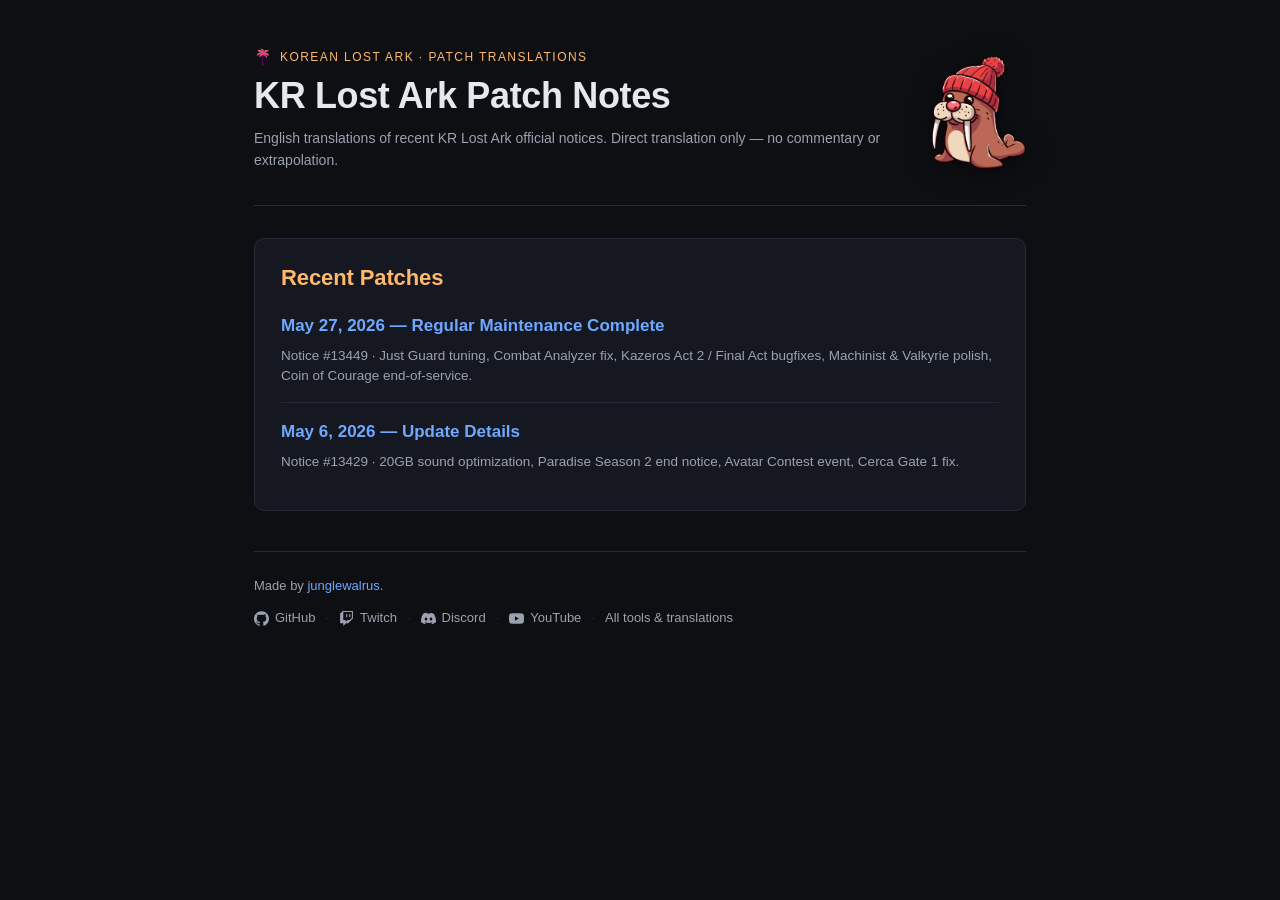
<file: index.html>
<!doctype html>
<html lang="en">
<head>
<meta charset="utf-8" />
<meta name="viewport" content="width=device-width, initial-scale=1" />
<title>KR Lost Ark Patch Notes &mdash; English Translations</title>
<!-- Google tag (gtag.js) -->
<script async src="https://www.googletagmanager.com/gtag/js?id=G-GQ3Q45Y3EM"></script>
<script>
  window.dataLayer = window.dataLayer || [];
  function gtag(){dataLayer.push(arguments);}
  gtag('js', new Date());
  gtag('config', 'G-GQ3Q45Y3EM');
</script>
<!-- Microsoft Clarity -->
<script type="text/javascript">
    (function(c,l,a,r,i,t,y){
        c[a]=c[a]||function(){(c[a].q=c[a].q||[]).push(arguments)};
        t=l.createElement(r);t.async=1;t.src="https://www.clarity.ms/tag/"+i;
        y=l.getElementsByTagName(r)[0];y.parentNode.insertBefore(t,y);
    })(window, document, "clarity", "script", "x81652kopk");
</script>
<meta name="description" content="English translations of recent Korean Lost Ark patch notes and regular maintenance notices." />
<link rel="icon" href="assets/walrus.png" type="image/png" />
<link rel="stylesheet" href="style.css" />
</head>
<body>
<main>
  <header class="hero">
    <div class="hero-text">
      <p class="kicker"><img src="assets/palm.png" alt="" />Korean Lost Ark · Patch Translations</p>
      <h1>KR Lost Ark Patch Notes</h1>
      <p class="meta">English translations of recent KR Lost Ark official notices. Direct translation only &mdash; no commentary or extrapolation.</p>
    </div>
    <img class="hero-mascot" src="assets/walrus.png" alt="Jungle Walrus mascot" />
  </header>

  <section>
    <h2>Recent Patches</h2>
    <ul class="patch-list">
      <li>
        <a href="patch-2026-05-27.html"><strong>May 27, 2026 &mdash; Regular Maintenance Complete</strong></a>
        <span class="patch-meta">Notice #13449 &middot; Just Guard tuning, Combat Analyzer fix, Kazeros Act 2 / Final Act bugfixes, Machinist &amp; Valkyrie polish, Coin of Courage end-of-service.</span>
      </li>
      <li>
        <a href="patch-2026-05-06.html"><strong>May 6, 2026 &mdash; Update Details</strong></a>
        <span class="patch-meta">Notice #13429 &middot; 20GB sound optimization, Paradise Season 2 end notice, Avatar Contest event, Cerca Gate 1 fix.</span>
      </li>
    </ul>
  </section>

  <footer class="site-footer">

    <p>Made by <a href="https://www.twitch.tv/thejunglewalrus" rel="noopener" target="_blank">junglewalrus</a>.</p>
    <nav class="footer-links">
      <a href="https://github.com/thejunglewalrus/KR-patch-may-2026" rel="noopener" target="_blank">
        <svg class="icon" viewBox="0 0 24 24" fill="currentColor" aria-hidden="true"><path d="M12 .297c-6.63 0-12 5.373-12 12 0 5.303 3.438 9.8 8.205 11.385.6.113.82-.258.82-.577 0-.285-.01-1.04-.015-2.04-3.338.724-4.042-1.61-4.042-1.61C4.422 18.07 3.633 17.7 3.633 17.7c-1.087-.744.084-.729.084-.729 1.205.084 1.838 1.236 1.838 1.236 1.07 1.835 2.809 1.305 3.495.998.108-.776.417-1.305.76-1.605-2.665-.3-5.466-1.332-5.466-5.93 0-1.31.465-2.38 1.235-3.22-.135-.303-.54-1.523.105-3.176 0 0 1.005-.322 3.3 1.23.96-.267 1.98-.399 3-.405 1.02.006 2.04.138 3 .405 2.28-1.552 3.285-1.23 3.285-1.23.645 1.653.24 2.873.12 3.176.765.84 1.23 1.91 1.23 3.22 0 4.61-2.805 5.625-5.475 5.92.42.36.81 1.096.81 2.22 0 1.606-.015 2.896-.015 3.286 0 .315.21.69.825.57C20.565 22.092 24 17.592 24 12.297c0-6.627-5.373-12-12-12"/></svg>
        GitHub
      </a>
      <span class="dot">&middot;</span>
      <a href="https://www.twitch.tv/thejunglewalrus" rel="noopener" target="_blank">
        <svg class="icon" viewBox="0 0 24 24" fill="currentColor" aria-hidden="true"><path d="M11.571 4.714h1.715v5.143H11.57zm4.715 0H18v5.143h-1.714zM6 0L1.714 4.286v15.428h5.143V24l4.286-4.286h3.428L22.286 12V0zm14.571 11.143l-3.428 3.428h-3.429l-3 3v-3H6.857V1.714h13.714z"/></svg>
        Twitch
      </a>
      <span class="dot">&middot;</span>
      <a href="https://discord.gg/area-chat" rel="noopener" target="_blank">
        <svg class="icon" viewBox="0 0 24 24" fill="currentColor" aria-hidden="true"><path d="M20.317 4.37a19.791 19.791 0 0 0-4.885-1.515.074.074 0 0 0-.079.037c-.21.375-.444.864-.608 1.25a18.27 18.27 0 0 0-5.487 0 12.64 12.64 0 0 0-.617-1.25.077.077 0 0 0-.079-.037A19.736 19.736 0 0 0 3.677 4.37a.07.07 0 0 0-.032.027C.533 9.046-.32 13.58.099 18.057a.082.082 0 0 0 .031.057 19.9 19.9 0 0 0 5.993 3.03.078.078 0 0 0 .084-.028 14.09 14.09 0 0 0 1.226-1.994.076.076 0 0 0-.041-.106 13.107 13.107 0 0 1-1.872-.892.077.077 0 0 1-.008-.128 10.2 10.2 0 0 0 .372-.292.074.074 0 0 1 .077-.01c3.928 1.793 8.18 1.793 12.062 0a.074.074 0 0 1 .078.01c.12.098.246.198.373.292a.077.077 0 0 1-.006.127 12.299 12.299 0 0 1-1.873.892.077.077 0 0 0-.041.107c.36.698.772 1.362 1.225 1.993a.076.076 0 0 0 .084.028 19.839 19.839 0 0 0 6.002-3.03.077.077 0 0 0 .032-.054c.5-5.177-.838-9.674-3.549-13.66a.061.061 0 0 0-.031-.03zM8.02 15.33c-1.183 0-2.157-1.085-2.157-2.419 0-1.333.956-2.419 2.157-2.419 1.21 0 2.176 1.096 2.157 2.42 0 1.333-.956 2.418-2.157 2.418zm7.975 0c-1.183 0-2.157-1.085-2.157-2.419 0-1.333.955-2.419 2.157-2.419 1.21 0 2.176 1.096 2.157 2.42 0 1.333-.946 2.418-2.157 2.418z"/></svg>
        Discord
      </a>
      <span class="dot">&middot;</span>
      <a href="https://www.youtube.com/@thejunglewalrus" rel="noopener" target="_blank">
        <svg class="icon" viewBox="0 0 24 24" fill="currentColor" aria-hidden="true"><path d="M23.498 6.186a3.016 3.016 0 0 0-2.122-2.136C19.505 3.545 12 3.545 12 3.545s-7.505 0-9.378.505A3.017 3.017 0 0 0 .502 6.186C0 8.07 0 12 0 12s0 3.93.502 5.814a3.016 3.016 0 0 0 2.12 2.136c1.873.505 9.378.505 9.378.505s7.505 0 9.378-.505a3.015 3.015 0 0 0 2.122-2.136C24 15.93 24 12 24 12s0-3.93-.502-5.814zM9.545 15.568V8.432L15.818 12l-6.273 3.568z"/></svg>
        YouTube
      </a>
      <span class="dot">&middot;</span>
      <a href="https://thejunglewalrus.github.io/" rel="noopener">All tools &amp; translations</a>
    </nav>
  </footer>
</main>
</body>
</html>
</file>
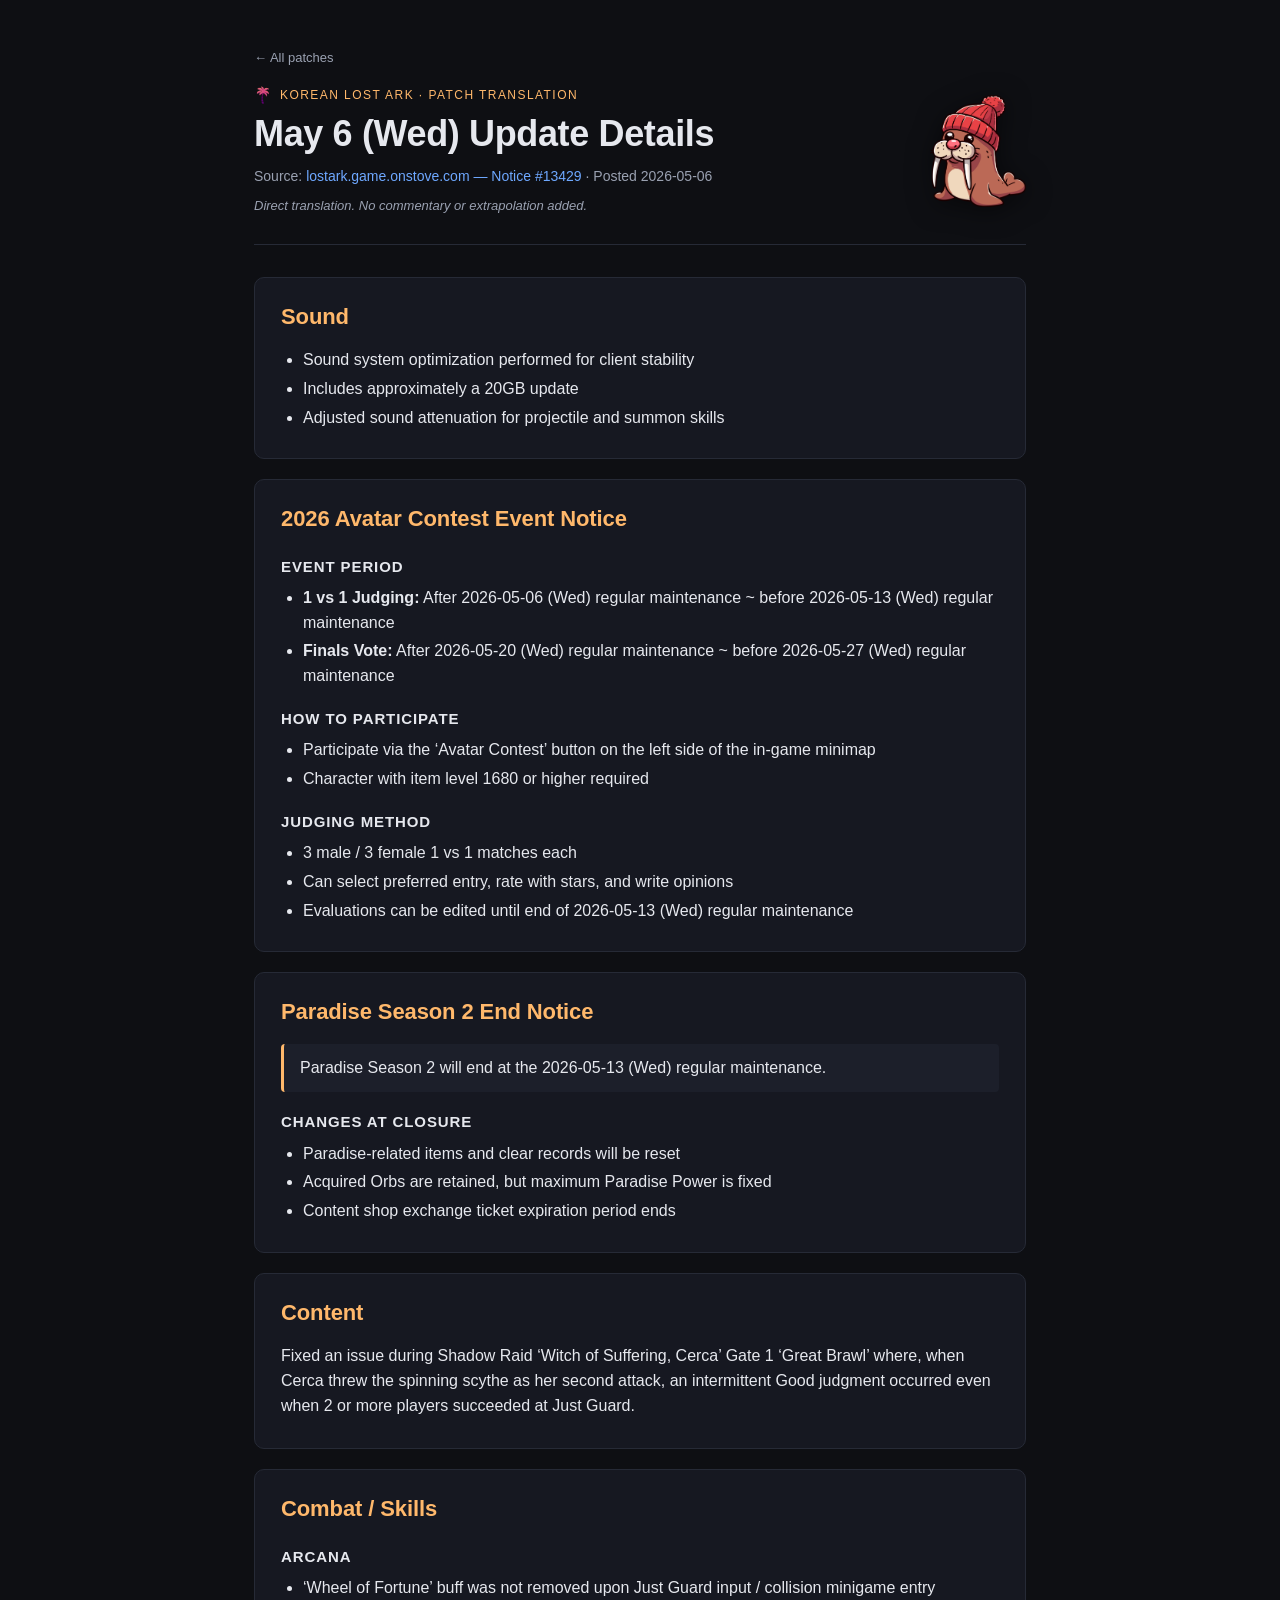
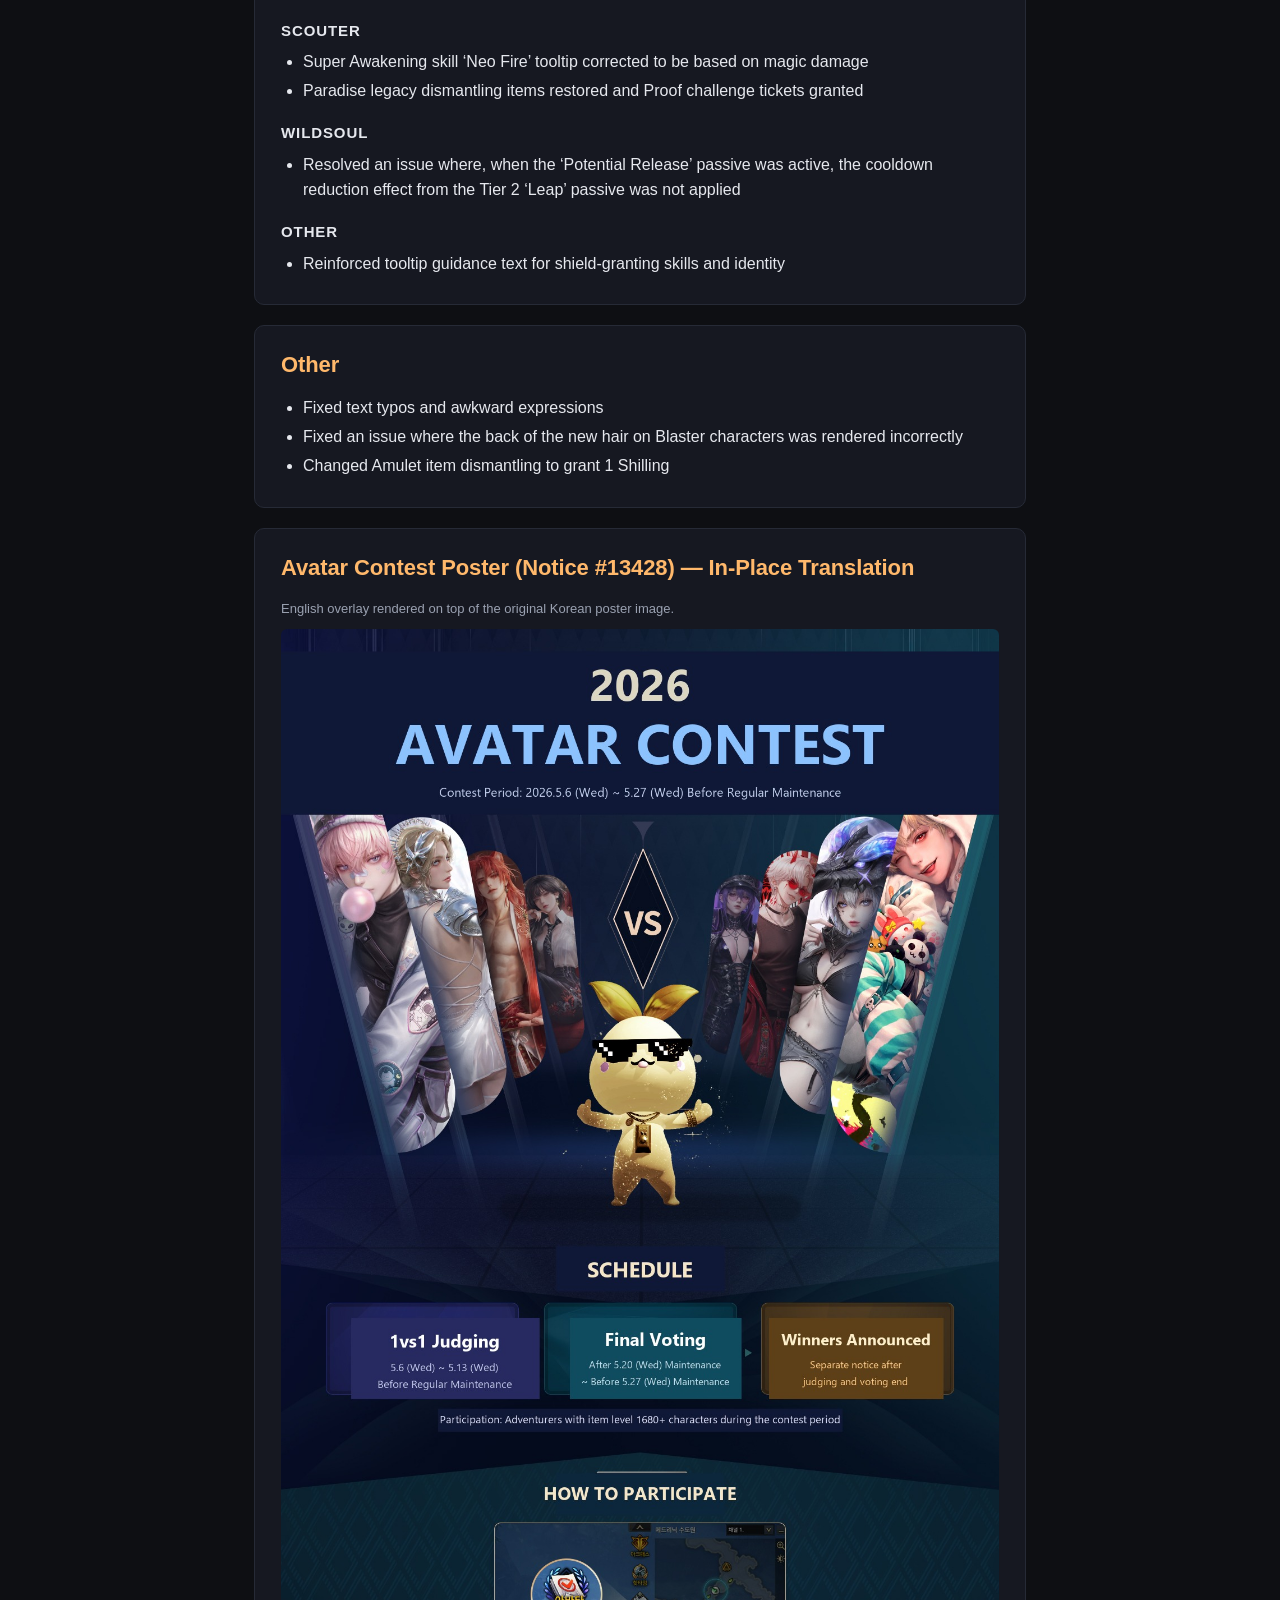
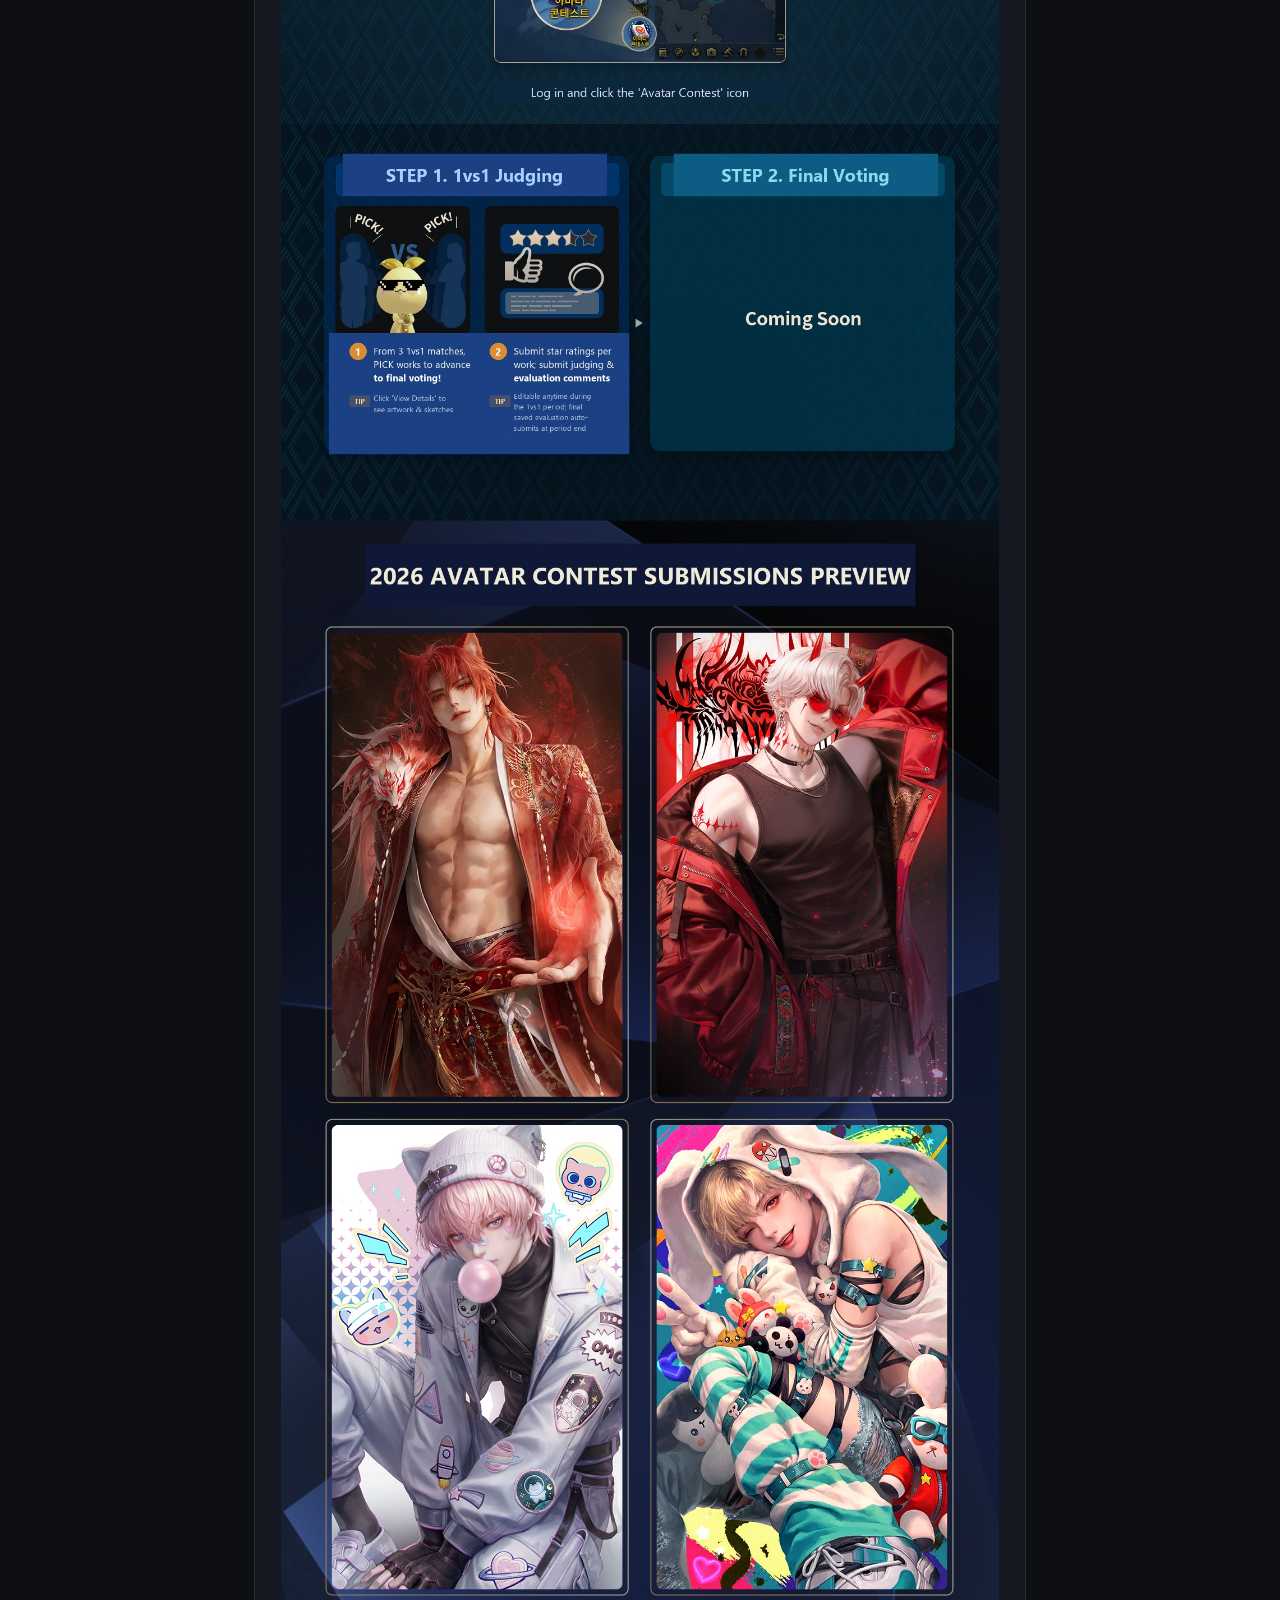
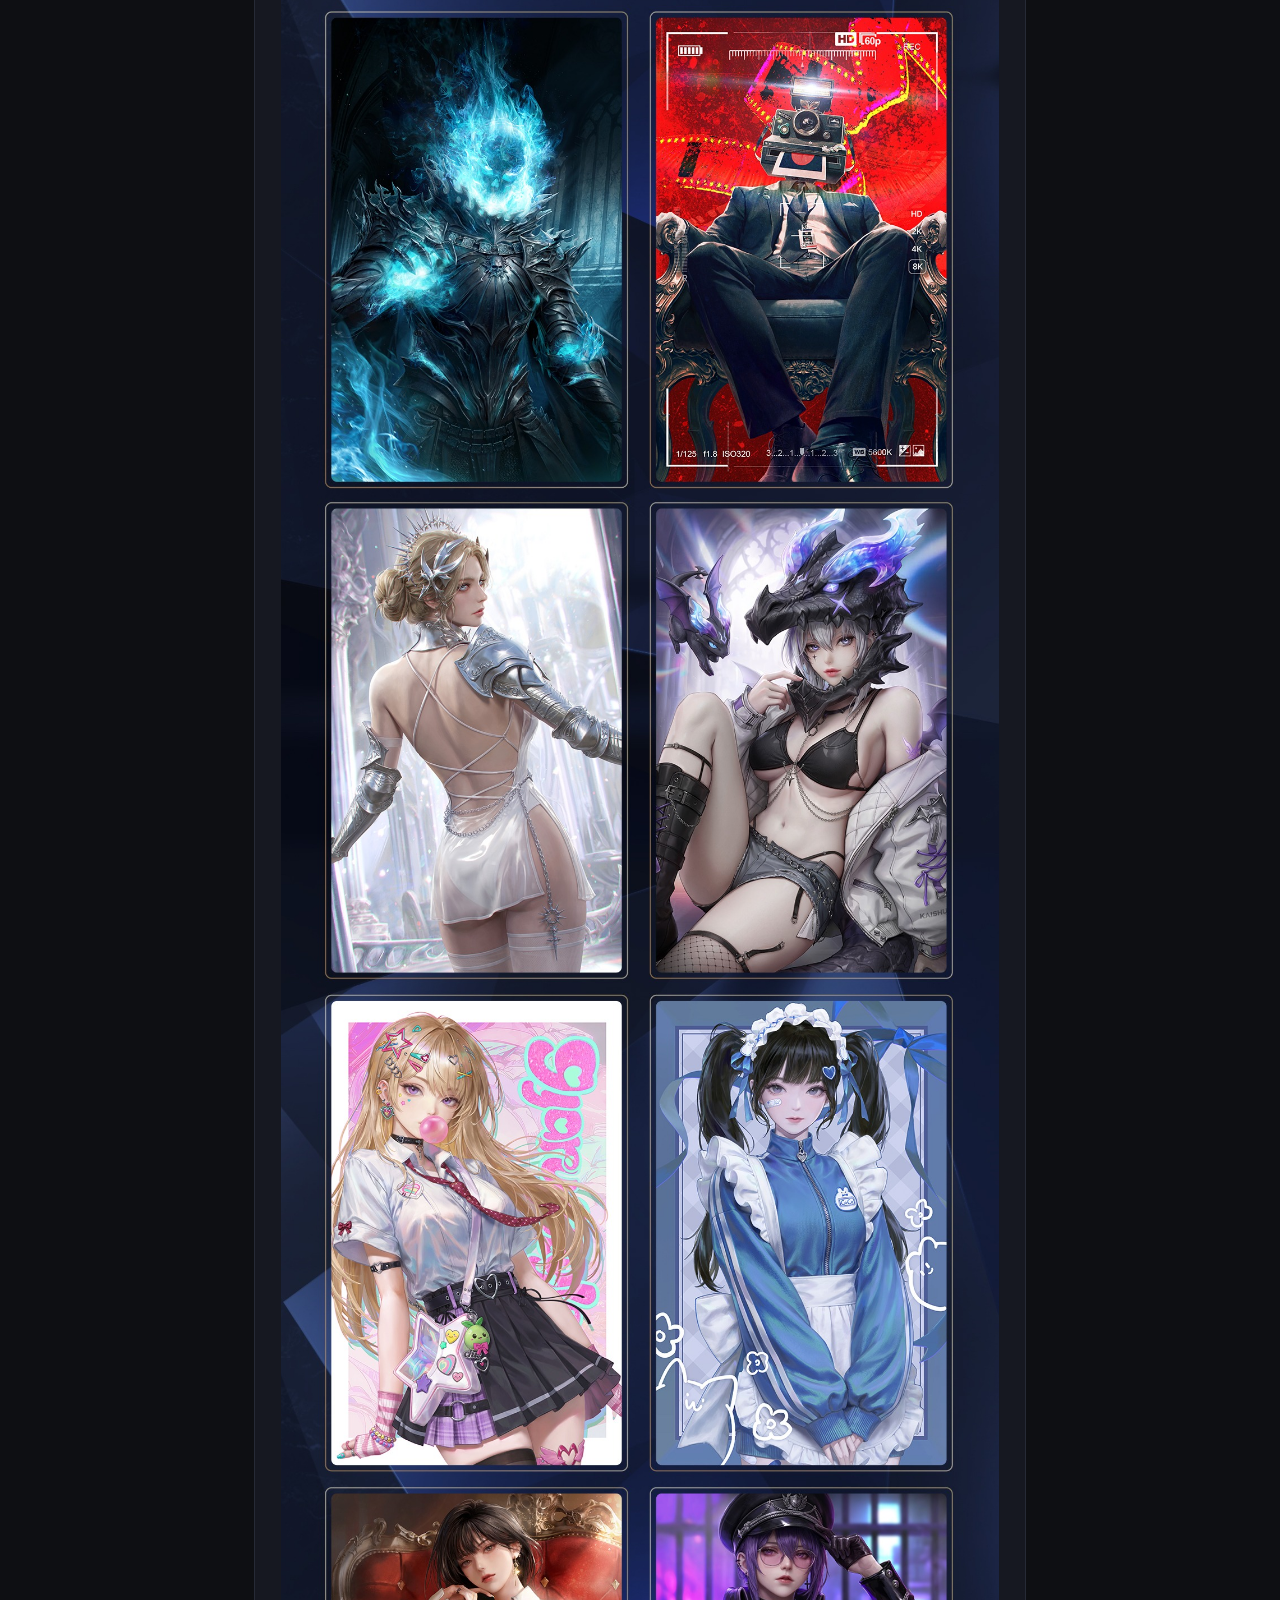
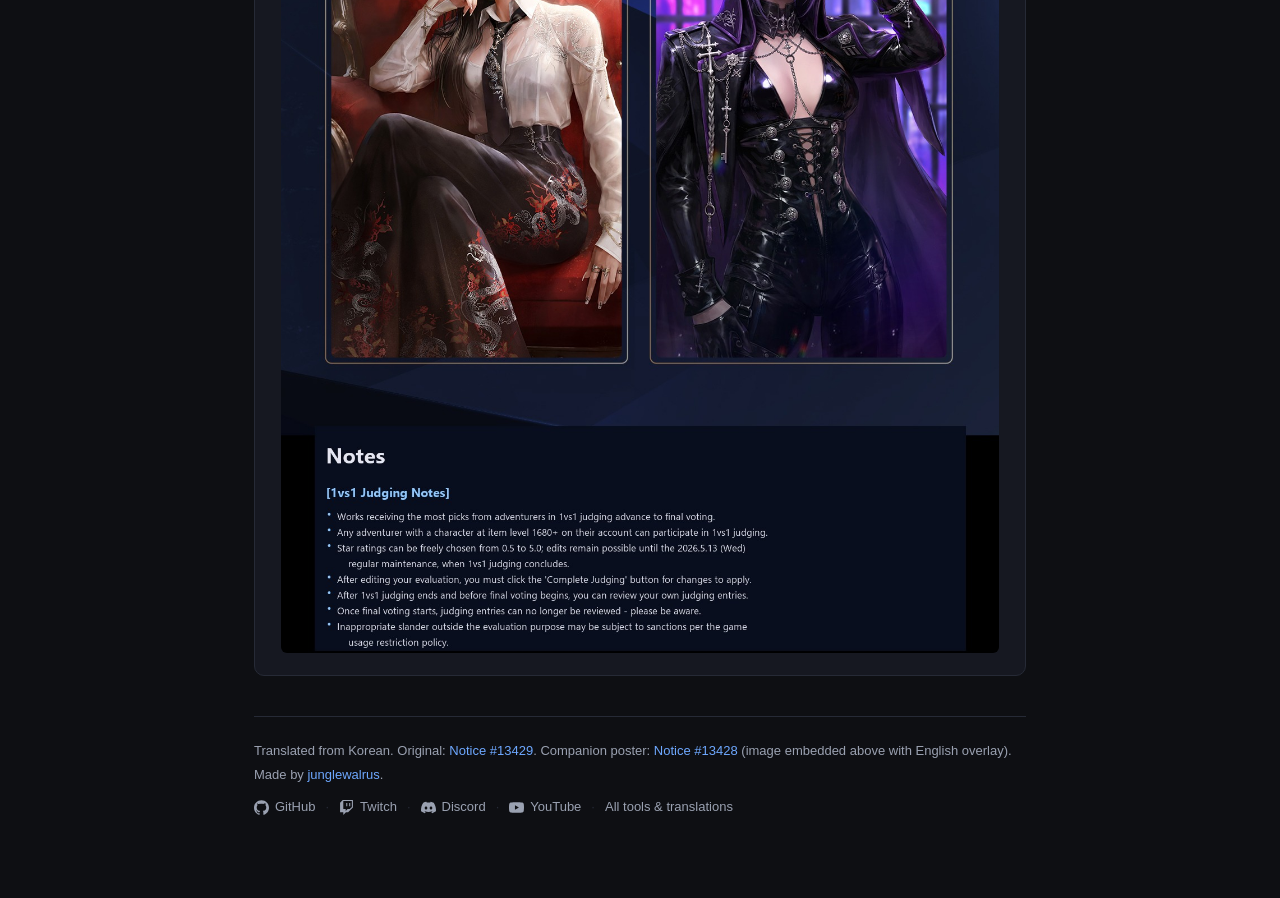
<file: patch-2026-05-06.html>
<!doctype html>
<html lang="en">
<head>
<meta charset="utf-8" />
<meta name="viewport" content="width=device-width, initial-scale=1" />
<title>KR Lost Ark — May 6, 2026 Patch Notes (English)</title>
<meta name="description" content="English translation of the Korean Lost Ark May 6, 2026 patch notes." />
<link rel="icon" href="assets/walrus.png" type="image/png" />
<link rel="stylesheet" href="style.css" />
</head>
<body>
<main>
  <p class="nav"><a href="./">&larr; All patches</a></p>

  <header class="hero">
    <div class="hero-text">
      <p class="kicker"><img src="assets/palm.png" alt="" />Korean Lost Ark · Patch Translation</p>
      <h1>May 6 (Wed) Update Details</h1>
      <p class="meta">
        Source: <a href="https://lostark.game.onstove.com/News/Notice/Views/13429" rel="noopener" target="_blank">lostark.game.onstove.com — Notice #13429</a>
        · Posted 2026-05-06
      </p>
      <p class="disclaimer">Direct translation. No commentary or extrapolation added.</p>
    </div>
    <img class="hero-mascot" src="assets/walrus.png" alt="Jungle Walrus mascot" />
  </header>

  <section>
    <h2>Sound</h2>
    <ul>
      <li>Sound system optimization performed for client stability</li>
      <li>Includes approximately a 20GB update</li>
      <li>Adjusted sound attenuation for projectile and summon skills</li>
    </ul>
  </section>

  <section>
    <h2>2026 Avatar Contest Event Notice</h2>

    <h3>Event Period</h3>
    <ul>
      <li><strong>1 vs 1 Judging:</strong> After 2026-05-06 (Wed) regular maintenance ~ before 2026-05-13 (Wed) regular maintenance</li>
      <li><strong>Finals Vote:</strong> After 2026-05-20 (Wed) regular maintenance ~ before 2026-05-27 (Wed) regular maintenance</li>
    </ul>

    <h3>How to Participate</h3>
    <ul>
      <li>Participate via the &lsquo;Avatar Contest&rsquo; button on the left side of the in-game minimap</li>
      <li>Character with item level 1680 or higher required</li>
    </ul>

    <h3>Judging Method</h3>
    <ul>
      <li>3 male / 3 female 1 vs 1 matches each</li>
      <li>Can select preferred entry, rate with stars, and write opinions</li>
      <li>Evaluations can be edited until end of 2026-05-13 (Wed) regular maintenance</li>
    </ul>
  </section>

  <section>
    <h2>Paradise Season 2 End Notice</h2>
    <blockquote>Paradise Season 2 will end at the 2026-05-13 (Wed) regular maintenance.</blockquote>

    <h3>Changes at Closure</h3>
    <ul>
      <li>Paradise-related items and clear records will be reset</li>
      <li>Acquired Orbs are retained, but maximum Paradise Power is fixed</li>
      <li>Content shop exchange ticket expiration period ends</li>
    </ul>
  </section>

  <section>
    <h2>Content</h2>
    <p>
      Fixed an issue during Shadow Raid &lsquo;Witch of Suffering, Cerca&rsquo; Gate 1 &lsquo;Great Brawl&rsquo; where, when Cerca threw the spinning scythe as her second attack, an intermittent Good judgment occurred even when 2 or more players succeeded at Just Guard.
    </p>
  </section>

  <section>
    <h2>Combat / Skills</h2>

    <h3>Arcana</h3>
    <ul>
      <li>&lsquo;Wheel of Fortune&rsquo; buff was not removed upon Just Guard input / collision minigame entry</li>
    </ul>

    <h3>Scouter</h3>
    <ul>
      <li>Super Awakening skill &lsquo;Neo Fire&rsquo; tooltip corrected to be based on magic damage</li>
      <li>Paradise legacy dismantling items restored and Proof challenge tickets granted</li>
    </ul>

    <h3>Wildsoul</h3>
    <ul>
      <li>Resolved an issue where, when the &lsquo;Potential Release&rsquo; passive was active, the cooldown reduction effect from the Tier 2 &lsquo;Leap&rsquo; passive was not applied</li>
    </ul>

    <h3>Other</h3>
    <ul>
      <li>Reinforced tooltip guidance text for shield-granting skills and identity</li>
    </ul>
  </section>

  <section>
    <h2>Other</h2>
    <ul>
      <li>Fixed text typos and awkward expressions</li>
      <li>Fixed an issue where the back of the new hair on Blaster characters was rendered incorrectly</li>
      <li>Changed Amulet item dismantling to grant 1 Shilling</li>
    </ul>
  </section>

  <section class="poster">
    <h2>Avatar Contest Poster (Notice #13428) — In-Place Translation</h2>
    <p class="poster-note">English overlay rendered on top of the original Korean poster image.</p>
    <a href="images/avatar-contest-translated.jpg" target="_blank" rel="noopener">
      <img src="images/avatar-contest-translated.jpg"
           alt="2026 Avatar Contest poster, Korean text replaced with English translation in place"
           loading="lazy" />
    </a>
  </section>

  <footer class="site-footer">
    <p>
      Translated from Korean. Original: <a href="https://lostark.game.onstove.com/News/Notice/Views/13429" rel="noopener" target="_blank">Notice #13429</a>.
      Companion poster: <a href="https://lostark.game.onstove.com/News/Notice/Views/13428" rel="noopener" target="_blank">Notice #13428</a> (image embedded above with English overlay).
    </p>
    <p>Made by <a href="https://www.twitch.tv/thejunglewalrus" rel="noopener" target="_blank">junglewalrus</a>.</p>
    <nav class="footer-links">
      <a href="https://github.com/thejunglewalrus/KR-patch-may-2026" rel="noopener" target="_blank">
        <svg class="icon" viewBox="0 0 24 24" fill="currentColor" aria-hidden="true"><path d="M12 .297c-6.63 0-12 5.373-12 12 0 5.303 3.438 9.8 8.205 11.385.6.113.82-.258.82-.577 0-.285-.01-1.04-.015-2.04-3.338.724-4.042-1.61-4.042-1.61C4.422 18.07 3.633 17.7 3.633 17.7c-1.087-.744.084-.729.084-.729 1.205.084 1.838 1.236 1.838 1.236 1.07 1.835 2.809 1.305 3.495.998.108-.776.417-1.305.76-1.605-2.665-.3-5.466-1.332-5.466-5.93 0-1.31.465-2.38 1.235-3.22-.135-.303-.54-1.523.105-3.176 0 0 1.005-.322 3.3 1.23.96-.267 1.98-.399 3-.405 1.02.006 2.04.138 3 .405 2.28-1.552 3.285-1.23 3.285-1.23.645 1.653.24 2.873.12 3.176.765.84 1.23 1.91 1.23 3.22 0 4.61-2.805 5.625-5.475 5.92.42.36.81 1.096.81 2.22 0 1.606-.015 2.896-.015 3.286 0 .315.21.69.825.57C20.565 22.092 24 17.592 24 12.297c0-6.627-5.373-12-12-12"/></svg>
        GitHub
      </a>
      <span class="dot">&middot;</span>
      <a href="https://www.twitch.tv/thejunglewalrus" rel="noopener" target="_blank">
        <svg class="icon" viewBox="0 0 24 24" fill="currentColor" aria-hidden="true"><path d="M11.571 4.714h1.715v5.143H11.57zm4.715 0H18v5.143h-1.714zM6 0L1.714 4.286v15.428h5.143V24l4.286-4.286h3.428L22.286 12V0zm14.571 11.143l-3.428 3.428h-3.429l-3 3v-3H6.857V1.714h13.714z"/></svg>
        Twitch
      </a>
      <span class="dot">&middot;</span>
      <a href="https://discord.gg/area-chat" rel="noopener" target="_blank">
        <svg class="icon" viewBox="0 0 24 24" fill="currentColor" aria-hidden="true"><path d="M20.317 4.37a19.791 19.791 0 0 0-4.885-1.515.074.074 0 0 0-.079.037c-.21.375-.444.864-.608 1.25a18.27 18.27 0 0 0-5.487 0 12.64 12.64 0 0 0-.617-1.25.077.077 0 0 0-.079-.037A19.736 19.736 0 0 0 3.677 4.37a.07.07 0 0 0-.032.027C.533 9.046-.32 13.58.099 18.057a.082.082 0 0 0 .031.057 19.9 19.9 0 0 0 5.993 3.03.078.078 0 0 0 .084-.028 14.09 14.09 0 0 0 1.226-1.994.076.076 0 0 0-.041-.106 13.107 13.107 0 0 1-1.872-.892.077.077 0 0 1-.008-.128 10.2 10.2 0 0 0 .372-.292.074.074 0 0 1 .077-.01c3.928 1.793 8.18 1.793 12.062 0a.074.074 0 0 1 .078.01c.12.098.246.198.373.292a.077.077 0 0 1-.006.127 12.299 12.299 0 0 1-1.873.892.077.077 0 0 0-.041.107c.36.698.772 1.362 1.225 1.993a.076.076 0 0 0 .084.028 19.839 19.839 0 0 0 6.002-3.03.077.077 0 0 0 .032-.054c.5-5.177-.838-9.674-3.549-13.66a.061.061 0 0 0-.031-.03zM8.02 15.33c-1.183 0-2.157-1.085-2.157-2.419 0-1.333.956-2.419 2.157-2.419 1.21 0 2.176 1.096 2.157 2.42 0 1.333-.956 2.418-2.157 2.418zm7.975 0c-1.183 0-2.157-1.085-2.157-2.419 0-1.333.955-2.419 2.157-2.419 1.21 0 2.176 1.096 2.157 2.42 0 1.333-.946 2.418-2.157 2.418z"/></svg>
        Discord
      </a>
      <span class="dot">&middot;</span>
      <a href="https://www.youtube.com/@thejunglewalrus" rel="noopener" target="_blank">
        <svg class="icon" viewBox="0 0 24 24" fill="currentColor" aria-hidden="true"><path d="M23.498 6.186a3.016 3.016 0 0 0-2.122-2.136C19.505 3.545 12 3.545 12 3.545s-7.505 0-9.378.505A3.017 3.017 0 0 0 .502 6.186C0 8.07 0 12 0 12s0 3.93.502 5.814a3.016 3.016 0 0 0 2.12 2.136c1.873.505 9.378.505 9.378.505s7.505 0 9.378-.505a3.015 3.015 0 0 0 2.122-2.136C24 15.93 24 12 24 12s0-3.93-.502-5.814zM9.545 15.568V8.432L15.818 12l-6.273 3.568z"/></svg>
        YouTube
      </a>
      <span class="dot">&middot;</span>
      <a href="https://thejunglewalrus.github.io/" rel="noopener">All tools &amp; translations</a>
    </nav>
  </footer>
</main>
</body>
</html>
</file>
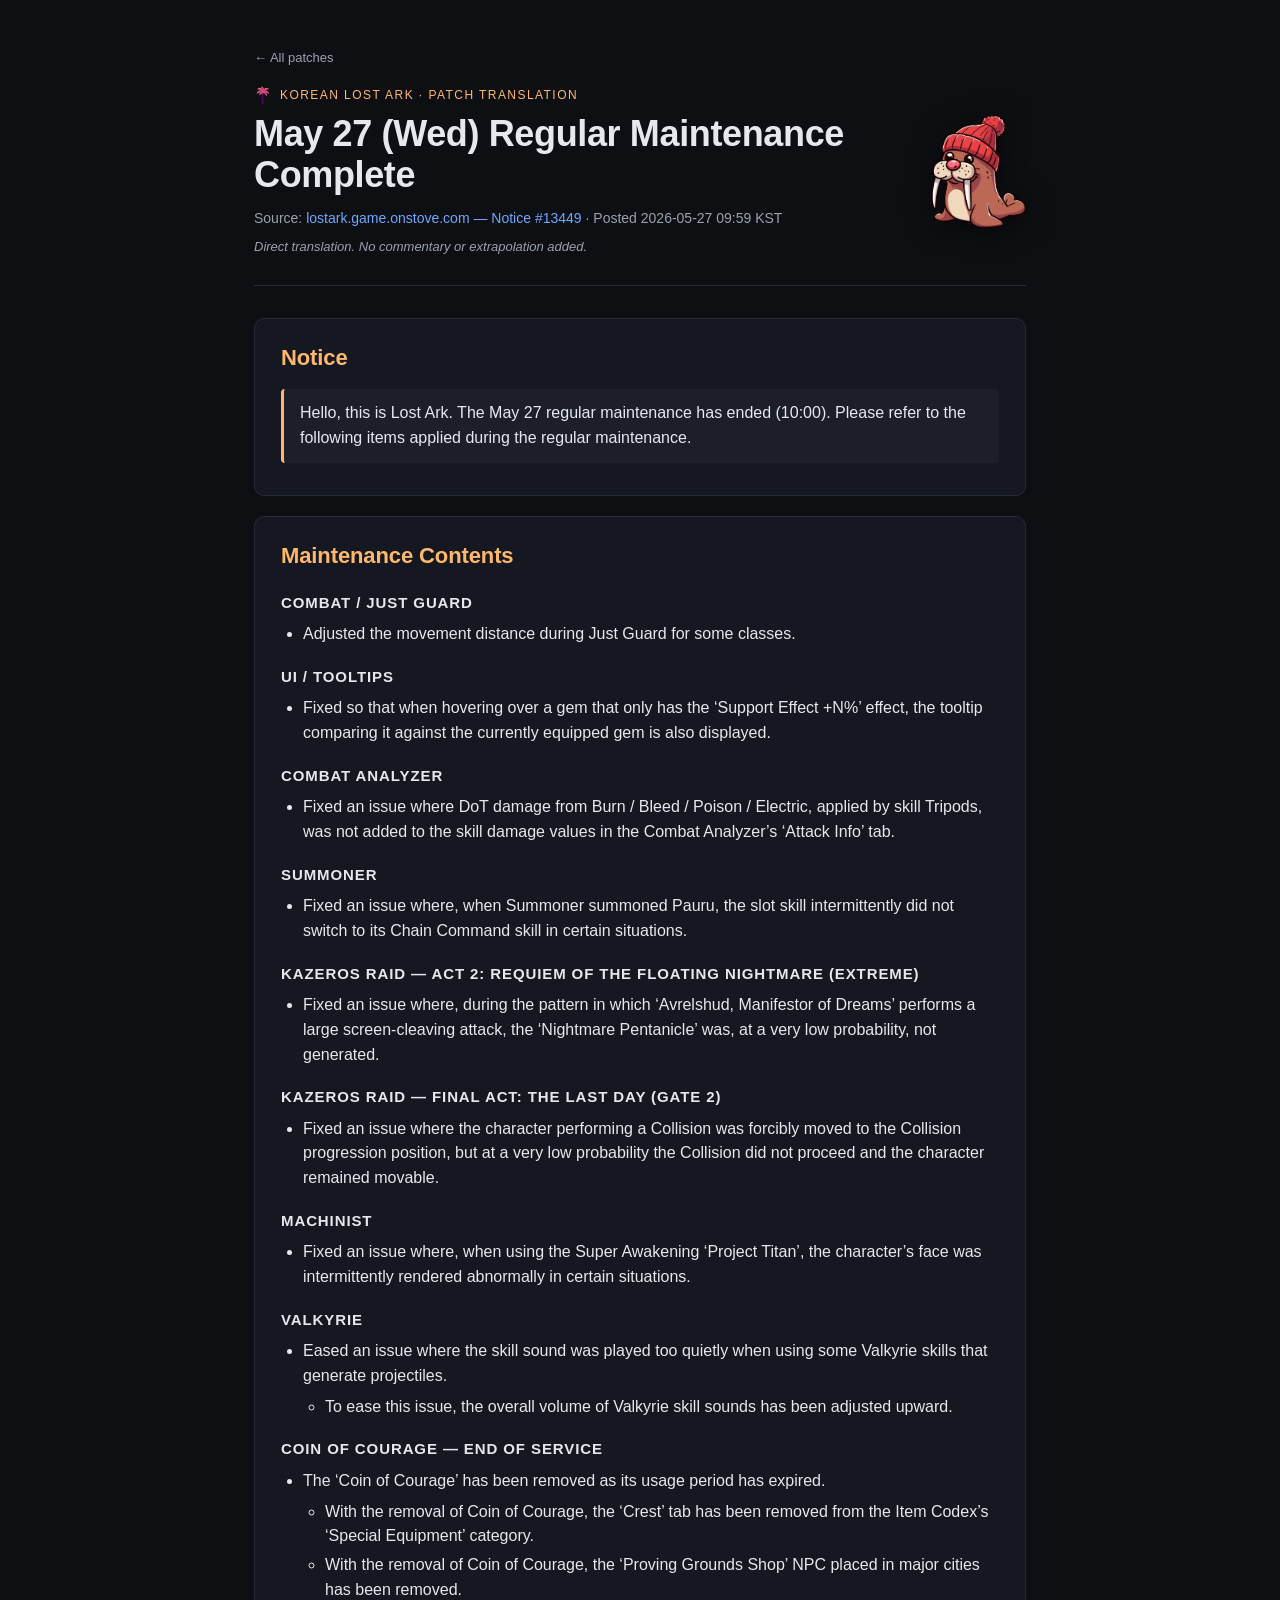
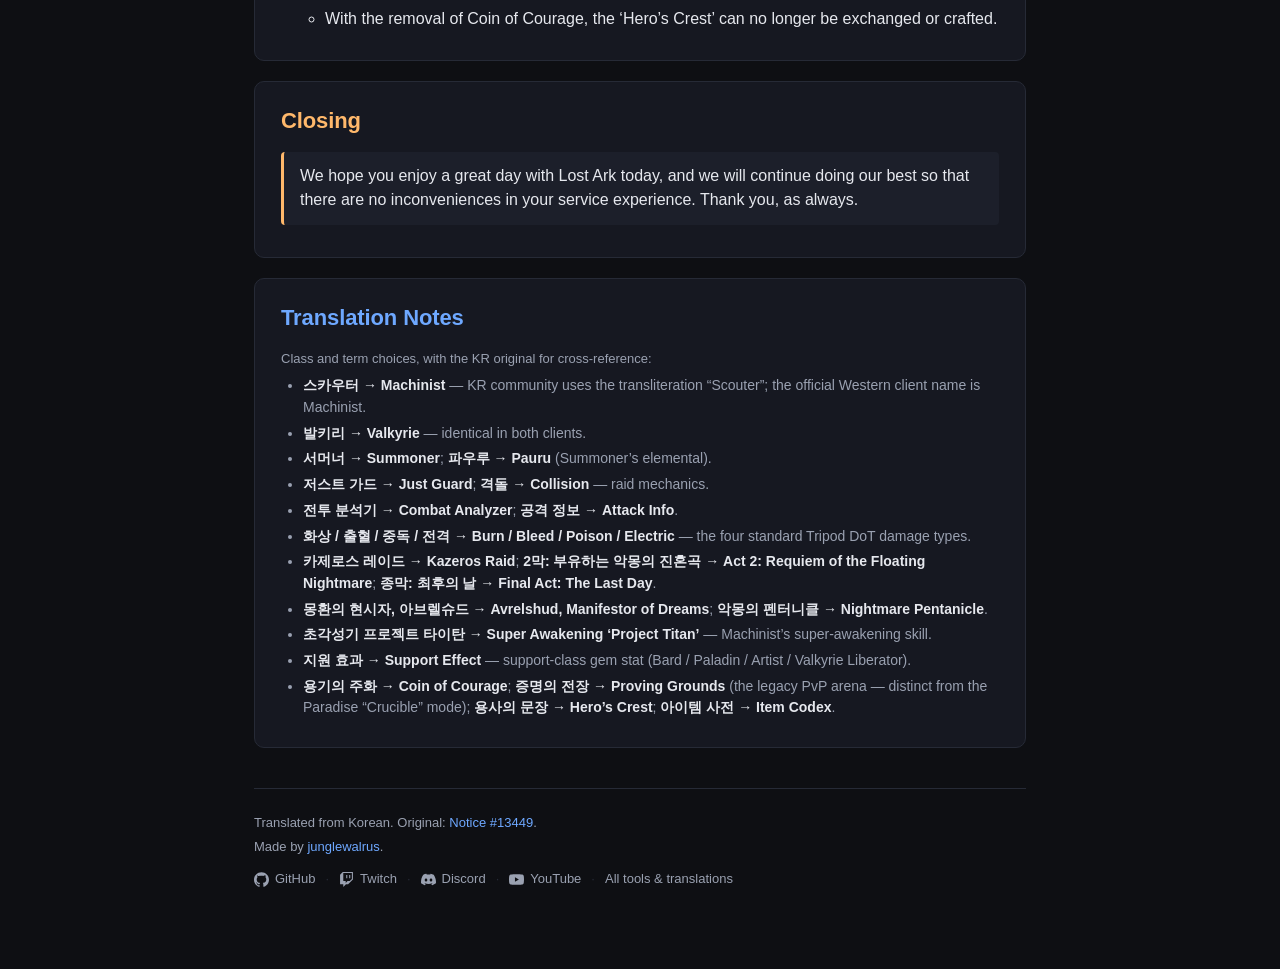
<file: patch-2026-05-27.html>
<!doctype html>
<html lang="en">
<head>
<meta charset="utf-8" />
<meta name="viewport" content="width=device-width, initial-scale=1" />
<title>KR Lost Ark — May 27, 2026 Patch Notes (English)</title>
<meta name="description" content="English translation of the Korean Lost Ark May 27, 2026 regular maintenance notice." />
<link rel="icon" href="assets/walrus.png" type="image/png" />
<link rel="stylesheet" href="style.css" />
</head>
<body>
<main>
  <p class="nav"><a href="./">&larr; All patches</a></p>

  <header class="hero">
    <div class="hero-text">
      <p class="kicker"><img src="assets/palm.png" alt="" />Korean Lost Ark · Patch Translation</p>
      <h1>May 27 (Wed) Regular Maintenance Complete</h1>
      <p class="meta">
        Source: <a href="https://lostark.game.onstove.com/News/Notice/Views/13449" rel="noopener" target="_blank">lostark.game.onstove.com — Notice #13449</a>
        · Posted 2026-05-27 09:59 KST
      </p>
      <p class="disclaimer">Direct translation. No commentary or extrapolation added.</p>
    </div>
    <img class="hero-mascot" src="assets/walrus.png" alt="Jungle Walrus mascot" />
  </header>

  <section>
    <h2>Notice</h2>
    <blockquote>
      Hello, this is Lost Ark. The May 27 regular maintenance has ended (10:00). Please refer to the following items applied during the regular maintenance.
    </blockquote>
  </section>

  <section>
    <h2>Maintenance Contents</h2>

    <h3>Combat / Just Guard</h3>
    <ul>
      <li>Adjusted the movement distance during Just Guard for some classes.</li>
    </ul>

    <h3>UI / Tooltips</h3>
    <ul>
      <li>Fixed so that when hovering over a gem that only has the &lsquo;Support Effect +N%&rsquo; effect, the tooltip comparing it against the currently equipped gem is also displayed.</li>
    </ul>

    <h3>Combat Analyzer</h3>
    <ul>
      <li>Fixed an issue where DoT damage from Burn / Bleed / Poison / Electric, applied by skill Tripods, was not added to the skill damage values in the Combat Analyzer&rsquo;s &lsquo;Attack Info&rsquo; tab.</li>
    </ul>

    <h3>Summoner</h3>
    <ul>
      <li>Fixed an issue where, when Summoner summoned Pauru, the slot skill intermittently did not switch to its Chain Command skill in certain situations.</li>
    </ul>

    <h3>Kazeros Raid &mdash; Act 2: Requiem of the Floating Nightmare (Extreme)</h3>
    <ul>
      <li>Fixed an issue where, during the pattern in which &lsquo;Avrelshud, Manifestor of Dreams&rsquo; performs a large screen-cleaving attack, the &lsquo;Nightmare Pentanicle&rsquo; was, at a very low probability, not generated.</li>
    </ul>

    <h3>Kazeros Raid &mdash; Final Act: The Last Day (Gate 2)</h3>
    <ul>
      <li>Fixed an issue where the character performing a Collision was forcibly moved to the Collision progression position, but at a very low probability the Collision did not proceed and the character remained movable.</li>
    </ul>

    <h3>Machinist</h3>
    <ul>
      <li>Fixed an issue where, when using the Super Awakening &lsquo;Project Titan&rsquo;, the character&rsquo;s face was intermittently rendered abnormally in certain situations.</li>
    </ul>

    <h3>Valkyrie</h3>
    <ul>
      <li>Eased an issue where the skill sound was played too quietly when using some Valkyrie skills that generate projectiles.
        <ul>
          <li>To ease this issue, the overall volume of Valkyrie skill sounds has been adjusted upward.</li>
        </ul>
      </li>
    </ul>

    <h3>Coin of Courage &mdash; End of Service</h3>
    <ul>
      <li>The &lsquo;Coin of Courage&rsquo; has been removed as its usage period has expired.
        <ul>
          <li>With the removal of Coin of Courage, the &lsquo;Crest&rsquo; tab has been removed from the Item Codex&rsquo;s &lsquo;Special Equipment&rsquo; category.</li>
          <li>With the removal of Coin of Courage, the &lsquo;Proving Grounds Shop&rsquo; NPC placed in major cities has been removed.</li>
          <li>With the removal of Coin of Courage, the &lsquo;Hero&rsquo;s Crest&rsquo; can no longer be exchanged or crafted.</li>
        </ul>
      </li>
    </ul>
  </section>

  <section>
    <h2>Closing</h2>
    <blockquote>
      We hope you enjoy a great day with Lost Ark today, and we will continue doing our best so that there are no inconveniences in your service experience. Thank you, as always.
    </blockquote>
  </section>

  <section class="translation-notes">
    <h2>Translation Notes</h2>
    <p class="poster-note">Class and term choices, with the KR original for cross-reference:</p>
    <ul>
      <li><strong>스카우터 &rarr; Machinist</strong> &mdash; KR community uses the transliteration &ldquo;Scouter&rdquo;; the official Western client name is Machinist.</li>
      <li><strong>발키리 &rarr; Valkyrie</strong> &mdash; identical in both clients.</li>
      <li><strong>서머너 &rarr; Summoner</strong>; <strong>파우루 &rarr; Pauru</strong> (Summoner&rsquo;s elemental).</li>
      <li><strong>저스트 가드 &rarr; Just Guard</strong>; <strong>격돌 &rarr; Collision</strong> &mdash; raid mechanics.</li>
      <li><strong>전투 분석기 &rarr; Combat Analyzer</strong>; <strong>공격 정보 &rarr; Attack Info</strong>.</li>
      <li><strong>화상 / 출혈 / 중독 / 전격 &rarr; Burn / Bleed / Poison / Electric</strong> &mdash; the four standard Tripod DoT damage types.</li>
      <li><strong>카제로스 레이드 &rarr; Kazeros Raid</strong>; <strong>2막: 부유하는 악몽의 진혼곡 &rarr; Act 2: Requiem of the Floating Nightmare</strong>; <strong>종막: 최후의 날 &rarr; Final Act: The Last Day</strong>.</li>
      <li><strong>몽환의 현시자, 아브렐슈드 &rarr; Avrelshud, Manifestor of Dreams</strong>; <strong>악몽의 펜터니클 &rarr; Nightmare Pentanicle</strong>.</li>
      <li><strong>초각성기 프로젝트 타이탄 &rarr; Super Awakening &lsquo;Project Titan&rsquo;</strong> &mdash; Machinist&rsquo;s super-awakening skill.</li>
      <li><strong>지원 효과 &rarr; Support Effect</strong> &mdash; support-class gem stat (Bard / Paladin / Artist / Valkyrie Liberator).</li>
      <li><strong>용기의 주화 &rarr; Coin of Courage</strong>; <strong>증명의 전장 &rarr; Proving Grounds</strong> (the legacy PvP arena &mdash; distinct from the Paradise &ldquo;Crucible&rdquo; mode); <strong>용사의 문장 &rarr; Hero&rsquo;s Crest</strong>; <strong>아이템 사전 &rarr; Item Codex</strong>.</li>
    </ul>
  </section>

  <footer class="site-footer">
    <p>Translated from Korean. Original: <a href="https://lostark.game.onstove.com/News/Notice/Views/13449" rel="noopener" target="_blank">Notice #13449</a>.</p>
    <p>Made by <a href="https://www.twitch.tv/thejunglewalrus" rel="noopener" target="_blank">junglewalrus</a>.</p>
    <nav class="footer-links">
      <a href="https://github.com/thejunglewalrus/KR-patch-may-2026" rel="noopener" target="_blank">
        <svg class="icon" viewBox="0 0 24 24" fill="currentColor" aria-hidden="true"><path d="M12 .297c-6.63 0-12 5.373-12 12 0 5.303 3.438 9.8 8.205 11.385.6.113.82-.258.82-.577 0-.285-.01-1.04-.015-2.04-3.338.724-4.042-1.61-4.042-1.61C4.422 18.07 3.633 17.7 3.633 17.7c-1.087-.744.084-.729.084-.729 1.205.084 1.838 1.236 1.838 1.236 1.07 1.835 2.809 1.305 3.495.998.108-.776.417-1.305.76-1.605-2.665-.3-5.466-1.332-5.466-5.93 0-1.31.465-2.38 1.235-3.22-.135-.303-.54-1.523.105-3.176 0 0 1.005-.322 3.3 1.23.96-.267 1.98-.399 3-.405 1.02.006 2.04.138 3 .405 2.28-1.552 3.285-1.23 3.285-1.23.645 1.653.24 2.873.12 3.176.765.84 1.23 1.91 1.23 3.22 0 4.61-2.805 5.625-5.475 5.92.42.36.81 1.096.81 2.22 0 1.606-.015 2.896-.015 3.286 0 .315.21.69.825.57C20.565 22.092 24 17.592 24 12.297c0-6.627-5.373-12-12-12"/></svg>
        GitHub
      </a>
      <span class="dot">&middot;</span>
      <a href="https://www.twitch.tv/thejunglewalrus" rel="noopener" target="_blank">
        <svg class="icon" viewBox="0 0 24 24" fill="currentColor" aria-hidden="true"><path d="M11.571 4.714h1.715v5.143H11.57zm4.715 0H18v5.143h-1.714zM6 0L1.714 4.286v15.428h5.143V24l4.286-4.286h3.428L22.286 12V0zm14.571 11.143l-3.428 3.428h-3.429l-3 3v-3H6.857V1.714h13.714z"/></svg>
        Twitch
      </a>
      <span class="dot">&middot;</span>
      <a href="https://discord.gg/area-chat" rel="noopener" target="_blank">
        <svg class="icon" viewBox="0 0 24 24" fill="currentColor" aria-hidden="true"><path d="M20.317 4.37a19.791 19.791 0 0 0-4.885-1.515.074.074 0 0 0-.079.037c-.21.375-.444.864-.608 1.25a18.27 18.27 0 0 0-5.487 0 12.64 12.64 0 0 0-.617-1.25.077.077 0 0 0-.079-.037A19.736 19.736 0 0 0 3.677 4.37a.07.07 0 0 0-.032.027C.533 9.046-.32 13.58.099 18.057a.082.082 0 0 0 .031.057 19.9 19.9 0 0 0 5.993 3.03.078.078 0 0 0 .084-.028 14.09 14.09 0 0 0 1.226-1.994.076.076 0 0 0-.041-.106 13.107 13.107 0 0 1-1.872-.892.077.077 0 0 1-.008-.128 10.2 10.2 0 0 0 .372-.292.074.074 0 0 1 .077-.01c3.928 1.793 8.18 1.793 12.062 0a.074.074 0 0 1 .078.01c.12.098.246.198.373.292a.077.077 0 0 1-.006.127 12.299 12.299 0 0 1-1.873.892.077.077 0 0 0-.041.107c.36.698.772 1.362 1.225 1.993a.076.076 0 0 0 .084.028 19.839 19.839 0 0 0 6.002-3.03.077.077 0 0 0 .032-.054c.5-5.177-.838-9.674-3.549-13.66a.061.061 0 0 0-.031-.03zM8.02 15.33c-1.183 0-2.157-1.085-2.157-2.419 0-1.333.956-2.419 2.157-2.419 1.21 0 2.176 1.096 2.157 2.42 0 1.333-.956 2.418-2.157 2.418zm7.975 0c-1.183 0-2.157-1.085-2.157-2.419 0-1.333.955-2.419 2.157-2.419 1.21 0 2.176 1.096 2.157 2.42 0 1.333-.946 2.418-2.157 2.418z"/></svg>
        Discord
      </a>
      <span class="dot">&middot;</span>
      <a href="https://www.youtube.com/@thejunglewalrus" rel="noopener" target="_blank">
        <svg class="icon" viewBox="0 0 24 24" fill="currentColor" aria-hidden="true"><path d="M23.498 6.186a3.016 3.016 0 0 0-2.122-2.136C19.505 3.545 12 3.545 12 3.545s-7.505 0-9.378.505A3.017 3.017 0 0 0 .502 6.186C0 8.07 0 12 0 12s0 3.93.502 5.814a3.016 3.016 0 0 0 2.12 2.136c1.873.505 9.378.505 9.378.505s7.505 0 9.378-.505a3.015 3.015 0 0 0 2.122-2.136C24 15.93 24 12 24 12s0-3.93-.502-5.814zM9.545 15.568V8.432L15.818 12l-6.273 3.568z"/></svg>
        YouTube
      </a>
      <span class="dot">&middot;</span>
      <a href="https://thejunglewalrus.github.io/" rel="noopener">All tools &amp; translations</a>
    </nav>
  </footer>
</main>
</body>
</html>
</file>
<file: style.css>
:root {
  --bg: #0e0f13;
  --panel: #161821;
  --border: #262a36;
  --text: #e6e8ee;
  --muted: #9aa1b1;
  --accent: #ffb86b;
  --accent-2: #6ea8ff;
  --quote: #1c1f2a;
}

* { box-sizing: border-box; }

html, body {
  margin: 0;
  padding: 0;
  background: var(--bg);
  color: var(--text);
  font-family: -apple-system, BlinkMacSystemFont, "Segoe UI", Roboto, "Helvetica Neue", Arial, sans-serif;
  line-height: 1.55;
  -webkit-font-smoothing: antialiased;
}

main {
  max-width: 820px;
  margin: 0 auto;
  padding: 48px 24px 80px;
}

a {
  color: var(--accent-2);
  text-decoration: none;
}
a:hover { text-decoration: underline; }

.hero {
  border-bottom: 1px solid var(--border);
  padding-bottom: 28px;
  margin-bottom: 32px;
  display: flex;
  align-items: center;
  gap: 24px;
}

.hero-text { flex: 1; min-width: 0; }

.hero-mascot {
  flex: 0 0 auto;
  width: 96px;
  height: auto;
  filter: drop-shadow(0 4px 12px rgba(0, 0, 0, 0.5));
}

.kicker {
  text-transform: uppercase;
  letter-spacing: 0.12em;
  font-size: 12px;
  color: var(--accent);
  margin: 0 0 8px;
  display: flex;
  align-items: center;
  gap: 8px;
}

.kicker img {
  width: 18px;
  height: 18px;
}

h1 {
  font-size: 36px;
  line-height: 1.15;
  margin: 0 0 12px;
  letter-spacing: -0.01em;
}

.meta {
  color: var(--muted);
  font-size: 14px;
  margin: 0 0 6px;
}

.disclaimer {
  color: var(--muted);
  font-size: 13px;
  font-style: italic;
  margin: 8px 0 0;
}

section {
  background: var(--panel);
  border: 1px solid var(--border);
  border-radius: 10px;
  padding: 22px 26px;
  margin: 0 0 20px;
}

h2 {
  font-size: 22px;
  margin: 0 0 14px;
  color: var(--accent);
  letter-spacing: -0.005em;
}

h3 {
  font-size: 15px;
  margin: 18px 0 8px;
  color: var(--text);
  text-transform: uppercase;
  letter-spacing: 0.06em;
}

ul {
  margin: 6px 0 6px;
  padding-left: 22px;
}

li {
  margin: 4px 0;
}

p { margin: 8px 0; }

blockquote {
  margin: 10px 0;
  padding: 12px 16px;
  background: var(--quote);
  border-left: 3px solid var(--accent);
  border-radius: 4px;
  color: var(--text);
}

.note {
  color: var(--muted);
  font-size: 13.5px;
}

table {
  border-collapse: collapse;
  width: 100%;
  margin: 12px 0;
  font-size: 14px;
}

th, td {
  border: 1px solid var(--border);
  padding: 8px 12px;
  text-align: left;
  vertical-align: top;
}

th {
  background: var(--quote);
  color: var(--accent);
  font-weight: 600;
  white-space: nowrap;
}

td ul { margin: 0; padding-left: 18px; }

.nav {
  font-size: 13px;
  color: var(--muted);
  margin: 0 0 18px;
}

.nav a {
  color: var(--muted);
}

.patch-list {
  list-style: none;
  padding: 0;
  margin: 0;
}

.patch-list li {
  border-top: 1px solid var(--border);
  padding: 16px 0;
  margin: 0;
}

.patch-list li:first-child {
  border-top: none;
  padding-top: 4px;
}

.patch-list a {
  display: block;
  font-size: 17px;
  margin-bottom: 6px;
}

.patch-list .patch-meta {
  display: block;
  color: var(--muted);
  font-size: 13.5px;
  line-height: 1.5;
}

.translation-notes h2 {
  color: var(--accent-2);
}

.translation-notes li {
  font-size: 14px;
  color: var(--muted);
}

.translation-notes li strong {
  color: var(--text);
}

.poster img {
  display: block;
  width: 100%;
  height: auto;
  border-radius: 6px;
  margin-top: 10px;
}

.poster-note {
  color: var(--muted);
  font-size: 13px;
  margin: 0 0 4px;
}

/* Per-image Translation / Original toggle (pure CSS, no JS).
   Each figure needs a unique radio `name` so toggles are independent.
   Order inside .fig-view must be: inputs, panels, tabs (sibling selectors). */
.notice-figure { margin: 16px 0; }

.notice-figure figcaption { margin-top: 6px; }

.fig-view {
  border: 1px solid var(--border);
  border-radius: 8px;
  overflow: hidden;
  background: var(--quote);
}

.fig-toggle-input {
  position: absolute;
  opacity: 0;
  width: 0;
  height: 0;
  pointer-events: none;
}

.fig-panel { display: none; padding: 14px 16px; }
.fig-panel.fig-original { padding: 0; }
.fig-panel.fig-original img { display: block; width: 100%; height: auto; }

.fig-toggle-input.is-translation:checked ~ .fig-panel.fig-translation { display: block; }
.fig-toggle-input.is-original:checked ~ .fig-panel.fig-original { display: block; }

.fig-tabs {
  display: flex;
  gap: 4px;
  padding: 8px;
  border-top: 1px solid var(--border);
  background: var(--panel);
}

.fig-tabs label {
  padding: 5px 14px;
  font-size: 13px;
  color: var(--muted);
  cursor: pointer;
  border-radius: 6px;
  border: 1px solid transparent;
  user-select: none;
}

.fig-tabs label:hover { color: var(--text); }

.fig-toggle-input.is-translation:checked ~ .fig-tabs .tab-translation,
.fig-toggle-input.is-original:checked ~ .fig-tabs .tab-original {
  color: var(--accent);
  border-color: var(--border);
  background: var(--bg);
}

/* Tab interface for multi-notice pages (companion notices) */
.tabs {
  display: flex;
  gap: 8px;
  margin: 0 0 20px;
  border-bottom: 1px solid var(--border);
}
.tabs a {
  padding: 10px 16px;
  color: var(--muted);
  border-bottom: 2px solid transparent;
  font-size: 14px;
}
.tabs a.active,
.tabs a:target {
  color: var(--accent);
  border-bottom-color: var(--accent);
  text-decoration: none;
}

/* Standardized site footer — source link, GitHub, socials */
.site-footer {
  margin-top: 40px;
  padding-top: 20px;
  border-top: 1px solid var(--border);
  font-size: 13px;
  color: var(--muted);
}

.site-footer p { margin: 4px 0; }

.footer-links {
  display: flex;
  flex-wrap: wrap;
  align-items: center;
  gap: 10px;
  margin-top: 12px;
}

.footer-links a {
  display: inline-flex;
  align-items: center;
  gap: 6px;
  color: var(--muted);
}

.footer-links a:hover { color: var(--text); text-decoration: none; }

.footer-links .dot { color: var(--border); }

.icon {
  width: 15px;
  height: 15px;
  flex: 0 0 auto;
}

@media (max-width: 600px) {
  main { padding: 28px 16px 60px; }
  h1 { font-size: 28px; }
  section { padding: 18px 18px; }
  .hero { flex-direction: column-reverse; align-items: flex-start; }
  .hero-mascot { width: 72px; }
}
</file>
